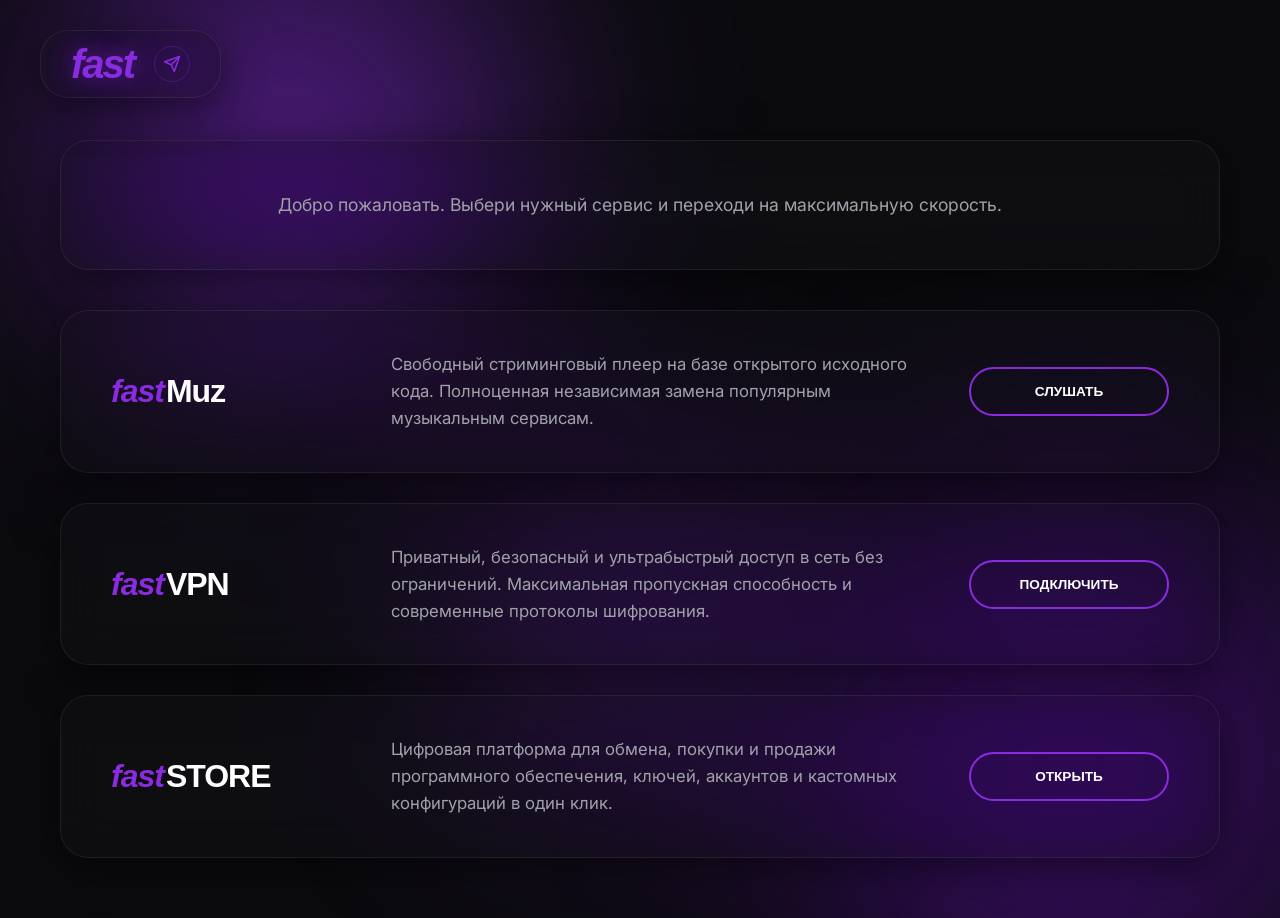
<file: index.html>
<!DOCTYPE html>
<html lang="ru">
<head>
    <meta charset="UTF-8">
    <meta name="viewport" content="width=device-width, initial-scale=1.0">
    <title>FAST | Ecosystem</title>
    
    <link rel="shortcut icon" href="favicon.ico" type="image/x-icon">
    
    <link rel="preconnect" href="https://fonts.googleapis.com">
    <link rel="preconnect" href="https://fonts.gstatic.com" crossorigin>
    <link href="https://fonts.googleapis.com/css2?family=Inter:wght@400;500;600&family=Syncopate:wght@700&display=swap" rel="stylesheet">
    
    <link rel="stylesheet" href="style.css">
</head>
<body>

    <div class="blob blob-1"></div>
    <div class="blob blob-2"></div>
    <div class="blob blob-3"></div>

    <header class="top-nav glass-panel">
        
        <div class="logo"><i>fast</i></div>
        <a href="https://t.me/твой_канал" target="_blank" class="tg-link">
            <svg xmlns="http://www.w3.org/2000/svg" viewBox="0 0 24 24" fill="none" stroke="currentColor" stroke-width="2" stroke-linecap="round" stroke-linejoin="round">
                <line x1="22" y1="2" x2="11" y2="13"></line>
                <polygon points="22 2 15 22 11 13 2 9 22 2"></polygon>
            </svg>
        </a>
    </header>

    <main class="container">
        
        <section class="hero glass-panel">
            
            <p class="hero-subtitle">Добро пожаловать. Выбери нужный сервис и переходи на максимальную скорость.</p>
        </section>

        <div class="services-stack">

            <section class="glass-panel horizontal-card">
                <div class="card-left">
                    <h2 class="brand-title"><i>fast</i>Muz</h2>
                </div>
                <div class="card-right">
                    <p class="service-desc">Свободный стриминговый плеер на базе открытого исходного кода. Полноценная независимая замена популярным музыкальным сервисам.</p>
                    <a href="sait2fastMuz/index.html" class="btn">Слушать</a>
                </div>
            </section>

            <section class="glass-panel horizontal-card">
                <div class="card-left">
                    <h2 class="brand-title"><i>fast</i>VPN</h2>
                </div>
                <div class="card-right">
                    <p class="service-desc">Приватный, безопасный и ультрабыстрый доступ в сеть без ограничений. Максимальная пропускная способность и современные протоколы шифрования.</p>
                    <a href="#" class="btn">Подключить</a>
                </div>
            </section>

            <section class="glass-panel horizontal-card">
                <div class="card-left">
                    <h2 class="brand-title"><i>fast</i>STORE</h2>
                </div>
                <div class="card-right">
                    <p class="service-desc">Цифровая платформа для обмена, покупки и продажи программного обеспечения, ключей, аккаунтов и кастомных конфигураций в один клик.</p>
                    <a href="#" class="btn">Открыть</a>
                </div>
            </section>

        </div>
    </main>

</body>
</html>
</file>
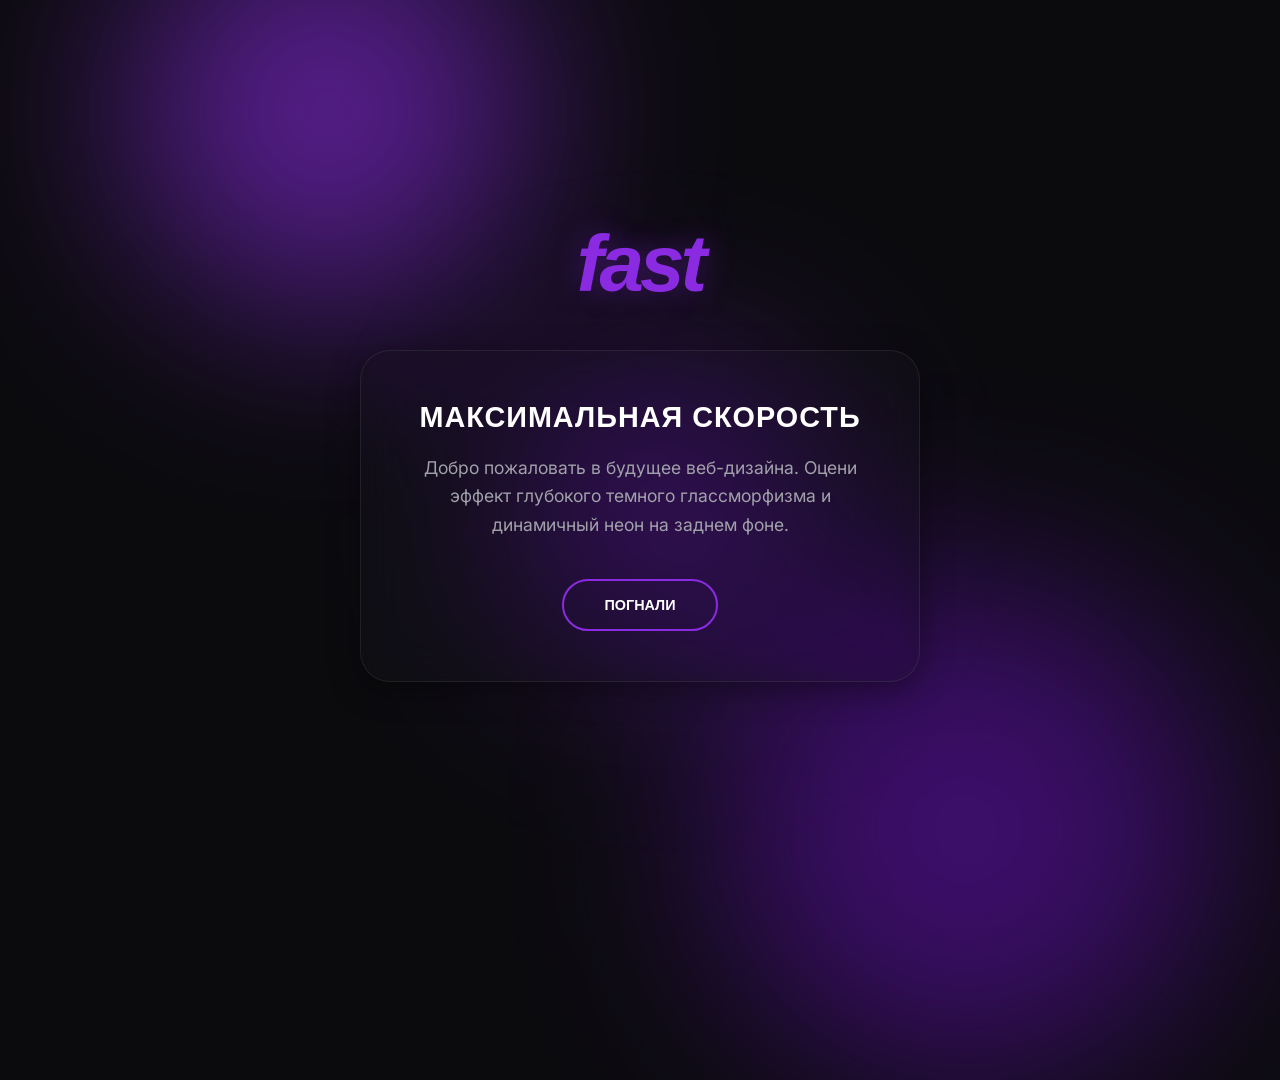
<file: BAZ/index.html>
<!DOCTYPE html>
<html lang="ru">
<head>
    <meta charset="UTF-8">
    <meta name="viewport" content="width=device-width, initial-scale=1.0">
    <title>FAST | Cyber Glass Concept</title>
    
    <link rel="preconnect" href="https://fonts.googleapis.com">
    <link rel="preconnect" href="https://fonts.gstatic.com" crossorigin>
    <link href="https://fonts.googleapis.com/css2?family=Inter:wght@400;500&family=Syncopate:wght@700&display=swap" rel="stylesheet">
    
    <link rel="stylesheet" href="style.css">
</head>
<body>

    <div class="blob blob-1"></div>
    <div class="blob blob-2"></div>
    <div class="blob blob-3"></div>

    <main class="container">
        <header>
            <div class="logo"><i>fast</i></div>
        </header>

        <section class="glass-panel">
            <h1>Максимальная скорость</h1>
            <p>Добро пожаловать в будущее веб-дизайна. Оцени эффект глубокого темного глассморфизма и динамичный неон на заднем фоне.</p>
            <a href="#" class="btn">Погнали</a>
        </section>
    </main>

</body>
</html>
</file>
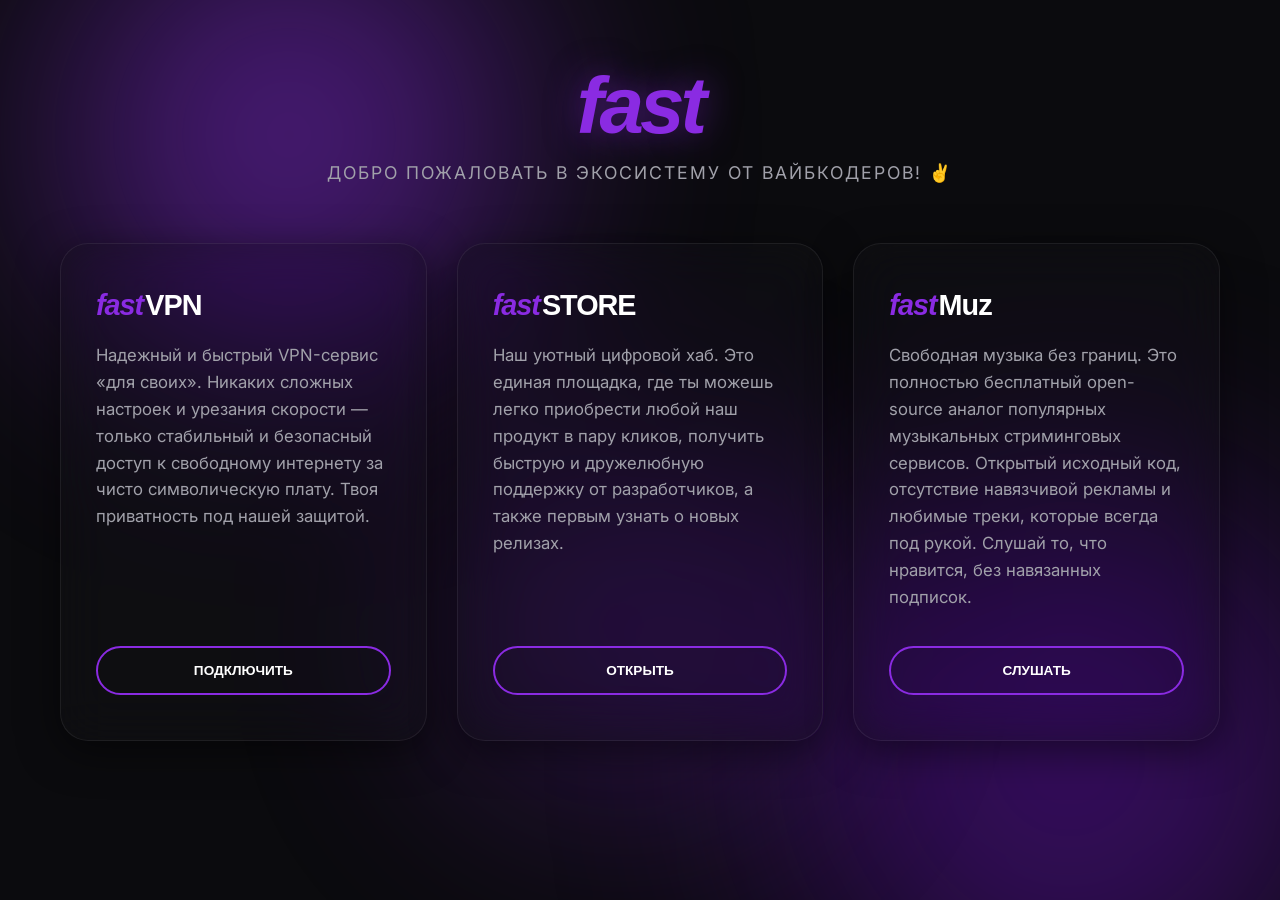
<file: BAZ2/index.html>
<!DOCTYPE html>
<html lang="ru">
<head>
    <meta charset="UTF-8">
    <meta name="viewport" content="width=device-width, initial-scale=1.0">
    <title>FAST | Ecosystem</title>
    
    <link rel="preconnect" href="https://fonts.googleapis.com">
    <link rel="preconnect" href="https://fonts.gstatic.com" crossorigin>
    <link href="https://fonts.googleapis.com/css2?family=Inter:wght@400;500;600&family=Syncopate:wght@700&display=swap" rel="stylesheet">
    
    <link rel="stylesheet" href="style.css">
</head>
<body>

    <div class="blob blob-1"></div>
    <div class="blob blob-2"></div>
    <div class="blob blob-3"></div>

    <main class="container">
        
        <header>
            <div class="logo"><i>fast</i></div>
            <p class="subtitle">Добро пожаловать в экосистему от вайбкодеров! ✌️</p>
        </header>

        <div class="services-grid">

            <section class="glass-panel">
                <h2 class="brand-title"><i>fast</i>VPN</h2>
                <p class="service-desc">Надежный и быстрый VPN-сервис «для своих». Никаких сложных настроек и урезания скорости — только стабильный и безопасный доступ к свободному интернету за чисто символическую плату. Твоя приватность под нашей защитой.</p>
                <a href="#" class="btn">Подключить</a>
            </section>

            <section class="glass-panel">
                <h2 class="brand-title"><i>fast</i>STORE</h2>
                <p class="service-desc">Наш уютный цифровой хаб. Это единая площадка, где ты можешь легко приобрести любой наш продукт в пару кликов, получить быструю и дружелюбную поддержку от разработчиков, а также первым узнать о новых релизах.</p>
                <a href="#" class="btn">Открыть</a>
            </section>

            <section class="glass-panel">
                <h2 class="brand-title"><i>fast</i>Muz</h2>
                <p class="service-desc">Свободная музыка без границ. Это полностью бесплатный open-source аналог популярных музыкальных стриминговых сервисов. Открытый исходный код, отсутствие навязчивой рекламы и любимые треки, которые всегда под рукой. Слушай то, что нравится, без навязанных подписок.</p>
                <a href="#" class="btn">Слушать</a>
            </section>

        </div>
    </main>

</body>
</html>
</file>
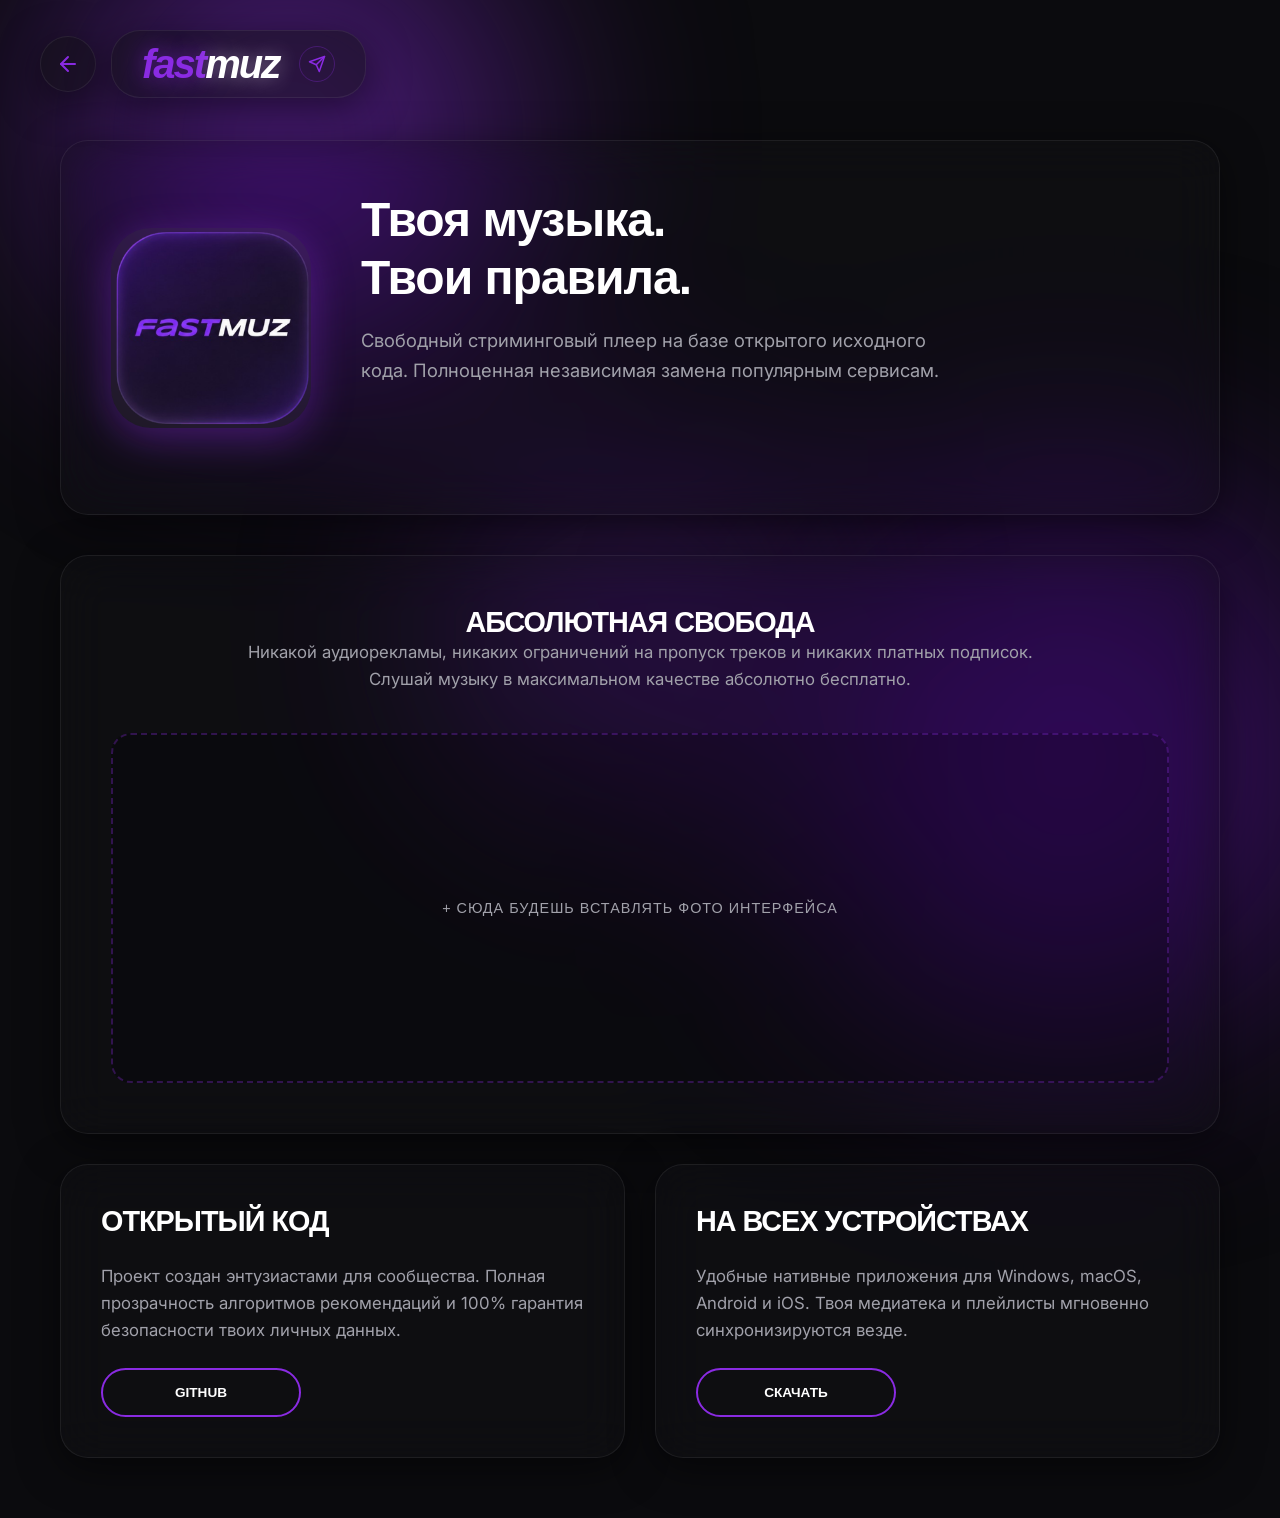
<file: sait2fastMuz/index.html>
<!DOCTYPE html>
<html lang="ru">
<head>
    <meta charset="UTF-8">
    <meta name="viewport" content="width=device-width, initial-scale=1.0">
    <title>fastMuz | Свободный музыкальный плеер</title>
    
    <link rel="shortcut icon" href="favicon.ico" type="image/x-icon">
    
    <link rel="preconnect" href="https://fonts.googleapis.com">
    <link rel="preconnect" href="https://fonts.gstatic.com" crossorigin>
    <link href="https://fonts.googleapis.com/css2?family=Inter:wght@400;500;600&family=Syncopate:wght@700&display=swap" rel="stylesheet">
    
    <link rel="stylesheet" href="style.css">
</head>
<body>

    <div class="blob blob-1"></div>
    <div class="blob blob-2"></div>
    <div class="blob blob-3"></div>

    <div class="nav-container">
        
        <a href="testsite/index.html" class="back-nav glass-panel">
            <svg xmlns="http://www.w3.org/2000/svg" viewBox="0 0 24 24" fill="none" stroke="currentColor" stroke-width="2" stroke-linecap="round" stroke-linejoin="round">
                <line x1="19" y1="12" x2="5" y2="12"></line>
                <polyline points="12 19 5 12 12 5"></polyline>
            </svg>
        </a>

        <header class="top-nav glass-panel">
            <div class="logo"><i>fast</i><span class="white-logo">muz</span></div>
            <a href="https://t.me/твой_канал" target="_blank" class="tg-link">
                <svg xmlns="http://www.w3.org/2000/svg" viewBox="0 0 24 24" fill="none" stroke="currentColor" stroke-width="2" stroke-linecap="round" stroke-linejoin="round">
                    <line x1="22" y1="2" x2="11" y2="13"></line>
                    <polygon points="22 2 15 22 11 13 2 9 22 2"></polygon>
                </svg>
            </a>
        </header>
        
    </div>

    <main class="container">
        
        <section class="hero glass-panel">
            <div class="hero-content">
                <div class="hero-icon">
                    <img src="icon.png" alt="fastMuz Icon" class="app-icon" placeholder="ИКОНКА">
                </div>
                
                <div class="hero-text">
                    <h1 class="hero-title">Твоя музыка.<br>Твои правила.</h1>
                    <p class="hero-subtitle">Свободный стриминговый плеер на базе открытого исходного кода. Полноценная независимая замена популярным сервисам.</p>
                    <div class="hero-actions">
                        <a href="#" class="btn hero-btn" style="background: var(--neon-purple); box-shadow: 0 0 20px var(--neon-purple);">СЛУШАТЬ В ВЕБЕ</a>
                    </div>
                </div>
            </div>
        </section>

        <div class="services-stack">

            <section class="glass-panel large-feature-block">
                <div class="block-header">
                    <h2 class="brand-title">АБСОЛЮТНАЯ СВОБОДА</h2>
                    <p class="service-desc">Никакой аудиорекламы, никаких ограничений на пропуск треков и никаких платных подписок. Слушай музыку в максимальном качестве абсолютно бесплатно.</p>
                </div>
                
                <div class="ui-showcase-placeholder">
                    <p>+ Сюда будешь вставлять фото интерфейса</p>
                </div>
            </section>

            <div class="features-grid">
                
                <section class="glass-panel cube-card">
                    <h2 class="brand-title">ОТКРЫТЫЙ КОД</h2>
                    <p class="service-desc">Проект создан энтузиастами для сообщества. Полная прозрачность алгоритмов рекомендаций и 100% гарантия безопасности твоих личных данных.</p>
                    <a href="#" class="btn">GitHub</a>
                </section>

                <section class="glass-panel cube-card">
                    <h2 class="brand-title">НА ВСЕХ УСТРОЙСТВАХ</h2>
                    <p class="service-desc">Удобные нативные приложения для Windows, macOS, Android и iOS. Твоя медиатека и плейлисты мгновенно синхронизируются везде.</p>
                    <a href="#" class="btn">Скачать</a>
                </section>

            </div>

        </div>
    </main>

</body>
</html>
</file>
<file: style.css>
/* Сброс стандартных отступов */
* {
    margin: 0;
    padding: 0;
    box-sizing: border-box;
}

:root {
    --bg-dark: #0b0b0e;
    --neon-purple: #8A2BE2; 
    --neon-dark: #5D10A6;
    --text-white: #ffffff;
    --text-gray: #a1a1aa;
}

body {
    background-color: var(--bg-dark);
    color: var(--text-white);
    font-family: 'Inter', sans-serif;
    min-height: 100vh;
    position: relative;
    overflow-x: hidden;
}

/* --- АНИМАЦИЯ ФОНА --- */
.blob {
    position: fixed;
    border-radius: 50%;
    filter: blur(120px);
    opacity: 0.5;
    z-index: -1;
    animation: float 14s ease-in-out infinite alternate;
}

.blob-1 { width: 450px; height: 450px; background: var(--neon-purple); top: -10%; left: 5%; }
.blob-2 { width: 550px; height: 550px; background: var(--neon-dark); bottom: -15%; right: -5%; animation-delay: -4s; }
.blob-3 { width: 350px; height: 350px; background: var(--neon-purple); top: 50%; left: 35%; opacity: 0.3; animation-delay: -8s; }

@keyframes float {
    0% { transform: translate(0, 0) scale(1); }
    100% { transform: translate(50px, 70px) scale(1.15); }
}

/* --- ВЕРХНЯЯ НАВИГАЦИЯ --- */
.top-nav {
    position: fixed;
    top: 30px;
    left: 40px;
    padding: 15px 30px;
    border-radius: 20px;
    z-index: 100;
    transition: opacity 0.4s ease;
    display: flex;
    align-items: center;
    gap: 20px;
}

.top-nav:hover {
    transform: none;
    border-color: rgba(255, 255, 255, 0.07);
}

.logo {
    font-family: 'Syncopate', sans-serif;
    font-size: 2.5rem;
    font-weight: 700;
    color: var(--neon-purple);
    letter-spacing: -2px;
    text-transform: lowercase;
    text-shadow: 0 0 25px rgba(138, 43, 226, 0.6);
    line-height: 0.8;
}

/* Иконка Telegram (Изменено на фиолетовый) */
.tg-link {
    display: flex;
    align-items: center;
    justify-content: center;
    width: 36px;
    height: 36px;
    border-radius: 50%;
    color: var(--neon-purple); /* Теперь иконка фиолетовая */
    border: 1px solid rgba(138, 43, 226, 0.3); /* Рамка в тон иконке */
    transition: all 0.3s ease;
}

.tg-link svg {
    width: 18px;
    height: 18px;
}

.tg-link:hover {
    color: var(--text-white);
    background: var(--neon-purple);
    border-color: var(--neon-purple);
    box-shadow: 0 0 15px var(--neon-purple);
    transform: translateY(-2px);
}

/* --- ОСНОВНОЙ КОНТЕЙНЕР --- */
.container {
    width: 100%;
    max-width: 1200px;
    margin: 0 auto;
    padding: 140px 20px 60px 20px;
}

/* --- СТИЛЬ ЖИДКОГО СТЕКЛА --- */
.glass-panel {
    background: rgba(18, 18, 22, 0.45);
    backdrop-filter: blur(24px) saturate(180%);
    -webkit-backdrop-filter: blur(24px) saturate(180%);
    border: 1px solid rgba(255, 255, 255, 0.07);
    box-shadow: 0 10px 40px 0 rgba(0, 0, 0, 0.5);
    border-radius: 28px;
}

/* --- ПРИВЕТСТВЕННЫЙ БЛОК --- */
.hero {
    padding: 50px 40px;
    text-align: center;
    margin-bottom: 40px;
}

.hero-title {
    font-family: 'Syncopate', sans-serif;
    font-size: 2.2rem;
    font-weight: 700;
    margin-bottom: 15px;
    letter-spacing: -1px;
}

/* Белый дизайн для слова "экосистема" */
.white-logo {
    font-style: italic;
    text-transform: lowercase;
    letter-spacing: -2px;
    color: var(--text-white);
    text-shadow: 0 0 20px rgba(255, 255, 255, 0.4); /* Легкое белое свечение */
}

.hero-title i {
    font-style: italic;
    color: var(--neon-purple);
    text-transform: lowercase;
}

.hero-subtitle {
    color: var(--text-gray);
    font-size: 1.1rem;
    line-height: 1.6;
}

/* --- СТОПКА БЛОКОВ --- */
.services-stack {
    display: flex;
    flex-direction: column;
    gap: 30px;
}

/* --- ГОРИЗОНТАЛЬНАЯ КАРТОЧКА --- */
.horizontal-card {
    padding: 40px 50px;
    display: flex;
    flex-direction: row;
    align-items: center;
    justify-content: space-between;
    transition: transform 0.4s cubic-bezier(0.16, 1, 0.3, 1), border-color 0.3s ease, box-shadow 0.3s ease;
}

.horizontal-card:hover {
    transform: translateX(10px);
    border-color: rgba(138, 43, 226, 0.3);
    box-shadow: -10px 10px 40px 0 rgba(138, 43, 226, 0.15);
}

.card-left {
    flex: 0 0 280px;
}

.card-right {
    flex: 1;
    display: flex;
    flex-direction: row;
    align-items: center;
    justify-content: space-between;
    gap: 40px;
}

/* --- СТИЛИЗАЦИЯ ТЕКСТА ВНУТРИ КАРТОЧЕК --- */
.brand-title {
    font-family: 'Syncopate', sans-serif;
    font-size: 2rem;
    font-weight: 700;
    letter-spacing: -1px;
    margin: 0;
}

.brand-title i {
    font-style: italic;
    color: var(--neon-purple);
    text-transform: lowercase;
    padding-right: 2px;
}

.service-desc {
    color: var(--text-gray);
    font-size: 1.05rem;
    line-height: 1.6;
    margin: 0;
    flex: 1;
}

/* --- КНОПКА --- */
.btn {
    display: inline-block;
    width: 200px;
    flex-shrink: 0;
    text-align: center;
    padding: 15px 0;
    background: transparent;
    color: var(--text-white);
    text-decoration: none;
    font-family: 'Syncopate', sans-serif;
    font-size: 0.85rem;
    font-weight: 700;
    text-transform: uppercase;
    border: 2px solid var(--neon-purple);
    border-radius: 50px;
    transition: all 0.3s ease;
}

.btn:hover {
    background: var(--neon-purple);
    box-shadow: 0 0 25px var(--neon-purple);
}

/* ========================================================
   АНИМАЦИИ ПЛАВНОГО ПОЯВЛЕНИЯ (FADE-UP)
   ======================================================== */

@keyframes fadeUp {
    0% { opacity: 0; transform: translateY(40px); }
    100% { opacity: 1; transform: translateY(0); }
}

@keyframes fadeRight {
    0% { opacity: 0; transform: translateX(-40px); }
    100% { opacity: 1; transform: translateX(0); }
}

.top-nav, .hero, .horizontal-card, .brand-title, .service-desc, .btn { opacity: 0; }

/* Появление элементов */
.top-nav { animation: fadeRight 1s cubic-bezier(0.16, 1, 0.3, 1) 0.1s forwards; }
.hero { animation: fadeUp 1s cubic-bezier(0.16, 1, 0.3, 1) 0.3s forwards; }

.horizontal-card:nth-child(1) { animation: fadeUp 1s cubic-bezier(0.16, 1, 0.3, 1) 0.5s forwards; }
.horizontal-card:nth-child(2) { animation: fadeUp 1s cubic-bezier(0.16, 1, 0.3, 1) 0.7s forwards; }
.horizontal-card:nth-child(3) { animation: fadeUp 1s cubic-bezier(0.16, 1, 0.3, 1) 0.9s forwards; }

.horizontal-card:nth-child(1) .brand-title { animation: fadeUp 0.8s ease-out 0.8s forwards; }
.horizontal-card:nth-child(1) .service-desc { animation: fadeUp 0.8s ease-out 0.9s forwards; }
.horizontal-card:nth-child(1) .btn { animation: fadeUp 0.8s ease-out 1.0s forwards; }

.horizontal-card:nth-child(2) .brand-title { animation: fadeUp 0.8s ease-out 1.0s forwards; }
.horizontal-card:nth-child(2) .service-desc { animation: fadeUp 0.8s ease-out 1.1s forwards; }
.horizontal-card:nth-child(2) .btn { animation: fadeUp 0.8s ease-out 1.2s forwards; }

.horizontal-card:nth-child(3) .brand-title { animation: fadeUp 0.8s ease-out 1.2s forwards; }
.horizontal-card:nth-child(3) .service-desc { animation: fadeUp 0.8s ease-out 1.3s forwards; }
.horizontal-card:nth-child(3) .btn { animation: fadeUp 0.8s ease-out 1.4s forwards; }

/* --- МОБИЛЬНАЯ АДАПТАЦИЯ --- */
@media (max-width: 900px) {
    .horizontal-card {
        flex-direction: column;
        align-items: flex-start;
        padding: 35px 30px;
        gap: 20px;
    }
    .card-left { flex: none; width: 100%; }
    .card-right { flex-direction: column; align-items: flex-start; gap: 25px; width: 100%; }
    .btn { width: 100%; }
    .top-nav { left: 20px; top: 20px; padding: 15px 25px; }
    .hero { padding: 40px 20px; }
}
</file>
<file: BAZ/style.css>
/* Сбрасываем стандартные отступы браузера */
* {
    margin: 0;
    padding: 0;
    box-sizing: border-box;
}

/* Цветовые переменные */
:root {
    --bg-dark: #0b0b0e;
    --neon-purple: #8A2BE2; /* Тот самый цвет с картинки */
    --neon-dark: #5D10A6;
    --text-white: #ffffff;
    --text-gray: #a1a1aa;
}

body {
    background-color: var(--bg-dark);
    color: var(--text-white);
    font-family: 'Inter', sans-serif;
    min-height: 100vh;
    display: flex;
    justify-content: center;
    align-items: center;
    position: relative;
    overflow: hidden; /* Прячем все, что вылезает за экран */
}

/* --- АНИМАЦИЯ ФОНА (Неоновые сгустки) --- */
.blob {
    position: absolute;
    border-radius: 50%;
    filter: blur(100px); /* Сильное размытие, чтобы сделать свет мягким */
    opacity: 0.6;
    z-index: -1;
    animation: float 12s ease-in-out infinite alternate;
}

.blob-1 {
    width: 400px;
    height: 400px;
    background: var(--neon-purple);
    top: -10%;
    left: 10%;
}

.blob-2 {
    width: 500px;
    height: 500px;
    background: var(--neon-dark);
    bottom: -20%;
    right: 5%;
    animation-delay: -4s;
}

.blob-3 {
    width: 300px;
    height: 300px;
    background: var(--neon-purple);
    top: 40%;
    left: 40%;
    opacity: 0.4;
    animation-delay: -8s;
}

/* Плавное движение пятен */
@keyframes float {
    0% { transform: translate(0, 0) scale(1); }
    100% { transform: translate(60px, 80px) scale(1.2); }
}

/* --- ОСНОВНОЙ КОНТЕЙНЕР --- */
.container {
    width: 100%;
    max-width: 600px;
    padding: 20px;
    z-index: 1;
}

/* --- ЛОГОТИП --- */
header {
    text-align: center;
    margin-bottom: 40px;
}

.logo {
    font-family: 'Syncopate', sans-serif;
    font-size: 5rem;
    font-weight: 700;
    color: var(--neon-purple);
    letter-spacing: -4px;
    text-transform: lowercase;
    text-shadow: 0 0 30px rgba(138, 43, 226, 0.4); /* Легкое неоновое свечение */
}

/* --- ЭФФЕКТ ТЕМНОГО СТЕКЛА --- */
.glass-panel {
    background: rgba(20, 20, 23, 0.4);
    backdrop-filter: blur(24px) saturate(180%);
    -webkit-backdrop-filter: blur(24px) saturate(180%);
    border: 1px solid rgba(255, 255, 255, 0.08);
    box-shadow: 0 8px 32px 0 rgba(0, 0, 0, 0.4);
    border-radius: 30px;
    padding: 50px 40px;
    text-align: center;
}

.glass-panel h1 {
    font-family: 'Syncopate', sans-serif;
    font-size: 1.8rem;
    margin-bottom: 20px;
    text-transform: uppercase;
    letter-spacing: 1px;
}

.glass-panel p {
    color: var(--text-gray);
    font-size: 1.1rem;
    line-height: 1.6;
    margin-bottom: 40px;
}

/* --- КНОПКА (Форма "Таблетки") --- */
.btn {
    display: inline-block;
    padding: 16px 40px;
    background: transparent;
    color: var(--text-white);
    text-decoration: none;
    font-family: 'Syncopate', sans-serif;
    font-size: 0.9rem;
    font-weight: 700;
    text-transform: uppercase;
    border: 2px solid var(--neon-purple);
    border-radius: 50px;
    transition: all 0.3s ease;
}

/* Эффект при наведении на кнопку */
.btn:hover {
    background: var(--neon-purple);
    box-shadow: 0 0 25px var(--neon-purple); /* Вспышка неона */
    transform: translateY(-2px); /* Легкий прыжок вверх */
}
</file>
<file: BAZ2/style.css>
/* Сброс стандартных отступов */
* {
    margin: 0;
    padding: 0;
    box-sizing: border-box;
}

/* Цветовая схема экосистемы */
:root {
    --bg-dark: #0b0b0e;
    --neon-purple: #8A2BE2; 
    --neon-dark: #5D10A6;
    --text-white: #ffffff;
    --text-gray: #a1a1aa;
}

body {
    background-color: var(--bg-dark);
    color: var(--text-white);
    font-family: 'Inter', sans-serif;
    min-height: 100vh;
    position: relative;
}

/* --- АНИМАЦИЯ ФОНА (Фиксированный неон) --- */
.blob {
    position: fixed; /* Изменено на fixed, чтобы пятна не уезжали при скролле */
    border-radius: 50%;
    filter: blur(120px);
    opacity: 0.5;
    z-index: -1;
    animation: float 14s ease-in-out infinite alternate;
}

.blob-1 {
    width: 450px;
    height: 450px;
    background: var(--neon-purple);
    top: -10%;
    left: 5%;
}

.blob-2 {
    width: 550px;
    height: 550px;
    background: var(--neon-dark);
    bottom: -15%;
    right: -5%;
    animation-delay: -4s;
}

.blob-3 {
    width: 350px;
    height: 350px;
    background: var(--neon-purple);
    top: 50%;
    left: 35%;
    opacity: 0.3;
    animation-delay: -8s;
}

@keyframes float {
    0% { transform: translate(0, 0) scale(1); }
    100% { transform: translate(50px, 70px) scale(1.15); }
}

/* --- КОНТЕЙНЕР --- */
.container {
    width: 100%;
    max-width: 1200px; /* Увеличено, чтобы вместить сетку */
    margin: 0 auto;
    padding: 60px 20px;
}

/* --- ШАПКА САЙТА --- */
header {
    text-align: center;
    margin-bottom: 60px;
}

.logo {
    font-family: 'Syncopate', sans-serif;
    font-size: 5rem;
    font-weight: 700;
    color: var(--neon-purple);
    letter-spacing: -4px;
    text-transform: lowercase;
    text-shadow: 0 0 35px rgba(138, 43, 226, 0.5);
    margin-bottom: 10px;
}

.subtitle {
    color: var(--text-gray);
    font-size: 1.1rem;
    text-transform: uppercase;
    letter-spacing: 2px;
}

/* --- АДАПТИВНАЯ СЕТКА БЛОКОВ --- */
.services-grid {
    display: grid;
    grid-template-columns: repeat(auto-fit, minmax(320px, 1fr));
    gap: 30px;
    align-items: stretch;
}

/* --- СТИЛЬ ЖИДКОГО/МАТОВОГО СТЕКЛА --- */
.glass-panel {
    background: rgba(18, 18, 22, 0.45);
    backdrop-filter: blur(24px) saturate(180%);
    -webkit-backdrop-filter: blur(24px) saturate(180%);
    border: 1px solid rgba(255, 255, 255, 0.07);
    box-shadow: 0 10px 40px 0 rgba(0, 0, 0, 0.5);
    border-radius: 28px;
    padding: 45px 35px;
    display: flex;
    flex-direction: column;
    justify-content: space-between; /* Чтобы кнопки всегда были внизу, если текст разной длины */
    transition: transform 0.4s cubic-bezier(0.16, 1, 0.3, 1), border-color 0.3s ease;
}

/* Эффект наведения на всю карточку */
.glass-panel:hover {
    transform: translateY(-5px);
    border-color: rgba(138, 43, 226, 0.3);
}

/* --- СТИЛИЗАЦИЯ НАЗВАНИЙ СЕРВИСОВ --- */
.brand-title {
    font-family: 'Syncopate', sans-serif;
    font-size: 1.8rem;
    font-weight: 700;
    margin-bottom: 20px;
    letter-spacing: -1px;
}

/* Тот самый фокус: выделяем приставку fast внутри заголовков */
.brand-title i {
    font-style: italic;
    color: var(--neon-purple);
    text-transform: lowercase;
    padding-right: 2px;
}

.service-desc {
    color: var(--text-gray);
    font-size: 1.05rem;
    line-height: 1.6;
    margin-bottom: 35px;
    flex-grow: 1; /* Позволяет тексту занимать свободное место */
}

/* --- ФУТУРИСТИЧНАЯ КНОПКА --- */
.btn {
    display: block;
    text-align: center;
    padding: 15px 0;
    background: transparent;
    color: var(--text-white);
    text-decoration: none;
    font-family: 'Syncopate', sans-serif;
    font-size: 0.85rem;
    font-weight: 700;
    text-transform: uppercase;
    border: 2px solid var(--neon-purple);
    border-radius: 50px;
    transition: all 0.3s ease;
}

.btn:hover {
    background: var(--neon-purple);
    box-shadow: 0 0 25px var(--neon-purple);
}

/* --- СТИЛИ ДЛЯ МОБИЛЬНЫХ ЭКРАНОВ --- */
@media (max-width: 768px) {
    .logo {
        font-size: 3.5rem;
    }
    .container {
        padding: 40px 15px;
    }
    .glass-panel {
        padding: 35px 25px;
    }
}
</file>
<file: sait2fastMuz/style.css>
/* Сброс стандартных отступов */
* {
    margin: 0;
    padding: 0;
    box-sizing: border-box;
}

:root {
    --bg-dark: #0b0b0e;
    --neon-purple: #8A2BE2; 
    --neon-dark: #5D10A6;
    --text-white: #ffffff;
    --text-gray: #a1a1aa;
}

body {
    background-color: var(--bg-dark);
    color: var(--text-white);
    font-family: 'Inter', sans-serif;
    min-height: 100vh;
    position: relative;
    overflow-x: hidden;
}

/* --- АНИМАЦИЯ ФОНА --- */
.blob {
    position: fixed;
    border-radius: 50%;
    filter: blur(120px);
    opacity: 0.5;
    z-index: -1;
    animation: float 14s ease-in-out infinite alternate;
}

.blob-1 { width: 450px; height: 450px; background: var(--neon-purple); top: -10%; left: 5%; }
.blob-2 { width: 550px; height: 550px; background: var(--neon-dark); bottom: -15%; right: -5%; animation-delay: -4s; }
.blob-3 { width: 350px; height: 350px; background: var(--neon-purple); top: 50%; left: 35%; opacity: 0.3; animation-delay: -8s; }

@keyframes float {
    0% { transform: translate(0, 0) scale(1); }
    100% { transform: translate(50px, 70px) scale(1.15); }
}

/* --- БАЗОВЫЙ СТИЛЬ ЖИДКОГО СТЕКЛА --- */
.glass-panel {
    background: rgba(18, 18, 22, 0.45);
    backdrop-filter: blur(24px) saturate(180%);
    -webkit-backdrop-filter: blur(24px) saturate(180%);
    border: 1px solid rgba(255, 255, 255, 0.07);
    box-shadow: 0 10px 40px 0 rgba(0, 0, 0, 0.5);
    border-radius: 28px; /* Базовое скругление для больших карточек */
}

/* --- КОНТЕЙНЕР ДЛЯ НАВИГАЦИИ СЛЕВА --- */
.nav-container {
    position: fixed;
    top: 30px;
    left: 40px;
    z-index: 100;
    display: flex;
    align-items: center;
    gap: 15px;
}

/* --- КРУГЛАЯ КНОПКА НАЗАД --- */
.back-nav {
    width: 56px;
    height: 56px;
    padding: 0;
    border-radius: 50% !important; /* !important не даст ей стать квадратной */
    display: flex;
    align-items: center;
    justify-content: center;
    color: var(--neon-purple); 
    text-decoration: none;
    transition: transform 0.4s ease, border-color 0.3s ease, box-shadow 0.3s ease, color 0.3s ease, background 0.3s ease;
}

.back-nav svg {
    width: 24px;
    height: 24px;
}

.back-nav:hover {
    transform: translateY(-2px);
    background: var(--neon-purple);
    border-color: var(--neon-purple);
    box-shadow: 0 0 25px rgba(138, 43, 226, 0.4);
    color: var(--text-white);
}

/* --- ВЫТЯНУТАЯ ТАБЛЕТКА (Лого + ТГ) --- */
.top-nav {
    padding: 15px 30px;
    border-radius: 29px !important; /* Идеальная форма таблетки */
    transition: transform 0.4s ease, border-color 0.4s ease;
    display: flex;
    align-items: center;
    gap: 20px;
}

.top-nav:hover {
    border-color: rgba(255, 255, 255, 0.07);
}

.logo {
    font-family: 'Syncopate', sans-serif;
    font-size: 2.5rem;
    font-weight: 700;
    color: var(--neon-purple);
    letter-spacing: -2px;
    text-transform: lowercase;
    text-shadow: 0 0 25px rgba(138, 43, 226, 0.6);
    line-height: 0.8;
}

.white-logo {
    font-style: italic;
    text-transform: lowercase;
    letter-spacing: -2px;
    color: var(--text-white);
    text-shadow: 0 0 20px rgba(255, 255, 255, 0.4); 
}

/* Иконка Telegram */
.tg-link {
    display: flex;
    align-items: center;
    justify-content: center;
    width: 36px;
    height: 36px;
    border-radius: 50%;
    color: var(--neon-purple); 
    border: 1px solid rgba(138, 43, 226, 0.3); 
    transition: all 0.3s ease;
}

.tg-link svg { width: 18px; height: 18px; }

.tg-link:hover {
    color: var(--text-white);
    background: var(--neon-purple);
    border-color: var(--neon-purple);
    box-shadow: 0 0 15px var(--neon-purple);
    transform: translateY(-2px);
}

/* --- ОСНОВНОЙ КОНТЕЙНЕР --- */
.container {
    width: 100%;
    max-width: 1200px;
    margin: 0 auto;
    padding: 140px 20px 60px 20px;
}

/* --- ПРИВЕТСТВЕННЫЙ БЛОК (РАЗДЕЛЕН НА КОЛОНКИ) --- */
.hero {
    padding: 50px;
    margin-bottom: 40px;
}

.hero-content {
    display: flex;
    align-items: center;
    gap: 50px;
}

/* Левая часть - Иконка */
.hero-icon {
    flex: 0 0 200px;
    display: flex;
    justify-content: center;
    align-items: center;
}

.app-icon {
    width: 100%;
    max-width: 200px;
    height: auto;
    aspect-ratio: 1 / 1;
    border-radius: 40px;
    box-shadow: 0 10px 40px rgba(138, 43, 226, 0.4);
    background: rgba(255, 255, 255, 0.05);
    object-fit: cover;
}

/* Правая часть - Текст */
.hero-text {
    flex: 1;
    text-align: left;
}

.hero-title {
    font-family: 'Syncopate', sans-serif;
    font-size: 3rem;
    font-weight: 700;
    margin-bottom: 20px;
    line-height: 1.2;
    letter-spacing: -1px;
}

.hero-subtitle {
    color: var(--text-gray);
    font-size: 1.15rem;
    line-height: 1.6;
    max-width: 600px;
}

.hero-actions {
    margin-top: 30px;
    display: flex;
    justify-content: flex-start;
    gap: 20px;
}

/* --- СТОПКА БЛОКОВ --- */
.services-stack {
    display: flex;
    flex-direction: column;
    gap: 30px;
}

/* --- БОЛЬШОЙ БЛОК ДЛЯ ИНТЕРФЕЙСА --- */
.large-feature-block {
    padding: 50px;
    display: flex;
    flex-direction: column;
    gap: 40px;
    transition: transform 0.4s cubic-bezier(0.16, 1, 0.3, 1), border-color 0.3s ease, box-shadow 0.3s ease;
}

.large-feature-block:hover {
    transform: translateY(-5px);
    border-color: rgba(138, 43, 226, 0.3);
    box-shadow: 0 10px 40px 0 rgba(138, 43, 226, 0.15);
}

.block-header {
    text-align: center;
    max-width: 800px;
    margin: 0 auto;
}

.ui-showcase-placeholder {
    width: 100%;
    min-height: 350px; 
    background: rgba(0, 0, 0, 0.2);
    border: 2px dashed rgba(138, 43, 226, 0.3);
    border-radius: 20px;
    display: flex;
    align-items: center;
    justify-content: center;
    color: var(--text-gray);
    font-family: 'Syncopate', sans-serif;
    font-size: 0.9rem;
    letter-spacing: 1px;
    text-transform: uppercase;
}

.ui-showcase-placeholder img {
    max-width: 100%;
    height: auto;
    border-radius: 12px;
    box-shadow: 0 5px 25px rgba(0,0,0,0.5);
}

/* --- СЕТКА ДЛЯ НИЖНИХ КУБИКОВ --- */
.features-grid {
    display: grid;
    grid-template-columns: 1fr 1fr;
    gap: 30px;
}

/* --- КУБИК --- */
.cube-card {
    padding: 40px;
    display: flex;
    flex-direction: column;
    gap: 25px;
    transition: transform 0.4s cubic-bezier(0.16, 1, 0.3, 1), border-color 0.3s ease, box-shadow 0.3s ease;
}

.cube-card:hover {
    transform: translateY(-5px);
    border-color: rgba(138, 43, 226, 0.3);
    box-shadow: 0 10px 40px 0 rgba(138, 43, 226, 0.15);
}

/* --- СТИЛИЗАЦИЯ ТЕКСТА --- */
.brand-title {
    font-family: 'Syncopate', sans-serif;
    font-size: 1.8rem;
    font-weight: 700;
    letter-spacing: -1px;
    margin: 0;
}

.service-desc {
    color: var(--text-gray);
    font-size: 1.05rem;
    line-height: 1.6;
    margin: 0;
    flex-grow: 1;
}

/* --- КНОПКА --- */
.btn {
    display: inline-block;
    width: 200px;
    flex-shrink: 0;
    text-align: center;
    padding: 15px 0;
    background: transparent;
    color: var(--text-white);
    text-decoration: none;
    font-family: 'Syncopate', sans-serif;
    font-size: 0.85rem;
    font-weight: 700;
    text-transform: uppercase;
    border: 2px solid var(--neon-purple);
    border-radius: 50px;
    transition: all 0.3s ease;
}

.btn:hover {
    background: var(--neon-purple);
    box-shadow: 0 0 25px var(--neon-purple);
}

.hero-btn:hover {
    transform: translateY(-2px);
    box-shadow: 0 0 35px var(--neon-purple) !important;
}

/* ========================================================
   АНИМАЦИИ ПЛАВНОГО ПОЯВЛЕНИЯ (FADE-UP)
   ======================================================== */

@keyframes fadeUp {
    0% { opacity: 0; transform: translateY(40px); }
    100% { opacity: 1; transform: translateY(0); }
}

@keyframes fadeRight {
    0% { opacity: 0; transform: translateX(-40px); }
    100% { opacity: 1; transform: translateX(0); }
}

/* Прячем элементы до анимации */
.nav-container, .hero, .large-feature-block, .cube-card, .brand-title, .service-desc, .btn, .ui-showcase-placeholder, .hero-icon { opacity: 0; }

/* Появление элементов */
.nav-container { animation: fadeRight 1s cubic-bezier(0.16, 1, 0.3, 1) 0.1s forwards; }
.hero { animation: fadeUp 1s cubic-bezier(0.16, 1, 0.3, 1) 0.3s forwards; }
.hero-icon { animation: fadeUp 1s cubic-bezier(0.16, 1, 0.3, 1) 0.5s forwards; }

.large-feature-block { animation: fadeUp 1s cubic-bezier(0.16, 1, 0.3, 1) 0.5s forwards; }
.features-grid .cube-card:nth-child(1) { animation: fadeUp 1s cubic-bezier(0.16, 1, 0.3, 1) 0.7s forwards; }
.features-grid .cube-card:nth-child(2) { animation: fadeUp 1s cubic-bezier(0.16, 1, 0.3, 1) 0.9s forwards; }

/* Анимация контента ВНУТРИ большого блока */
.large-feature-block .brand-title { animation: fadeUp 0.8s ease-out 0.8s forwards; }
.large-feature-block .service-desc { animation: fadeUp 0.8s ease-out 0.9s forwards; }
.large-feature-block .ui-showcase-placeholder { animation: fadeUp 0.8s ease-out 1.0s forwards; }

/* Анимация контента ВНУТРИ кубиков */
.features-grid .cube-card:nth-child(1) .brand-title { animation: fadeUp 0.8s ease-out 1.0s forwards; }
.features-grid .cube-card:nth-child(1) .service-desc { animation: fadeUp 0.8s ease-out 1.1s forwards; }
.features-grid .cube-card:nth-child(1) .btn { animation: fadeUp 0.8s ease-out 1.2s forwards; }

.features-grid .cube-card:nth-child(2) .brand-title { animation: fadeUp 0.8s ease-out 1.2s forwards; }
.features-grid .cube-card:nth-child(2) .service-desc { animation: fadeUp 0.8s ease-out 1.3s forwards; }
.features-grid .cube-card:nth-child(2) .btn { animation: fadeUp 0.8s ease-out 1.4s forwards; }

/* --- МОБИЛЬНАЯ АДАПТАЦИЯ --- */
@media (max-width: 900px) {
    .nav-container { top: 20px; left: 20px; gap: 10px; }
    .top-nav { padding: 12px 25px; }
    .back-nav { width: 48px; height: 48px; }
    
    .hero-content {
        flex-direction: column;
        text-align: center;
        gap: 30px;
    }
    .hero-text { text-align: center; }
    .hero-actions { justify-content: center; }
    
    .features-grid { grid-template-columns: 1fr; }
    
    .large-feature-block { padding: 35px 30px; }
    .btn { width: 100%; }
    .hero { padding: 40px 20px; margin-top: 20px; }
    .hero-title { font-size: 2.2rem; }
    .ui-showcase-placeholder { min-height: 200px; text-align: center; padding: 20px; }
}
</file>
